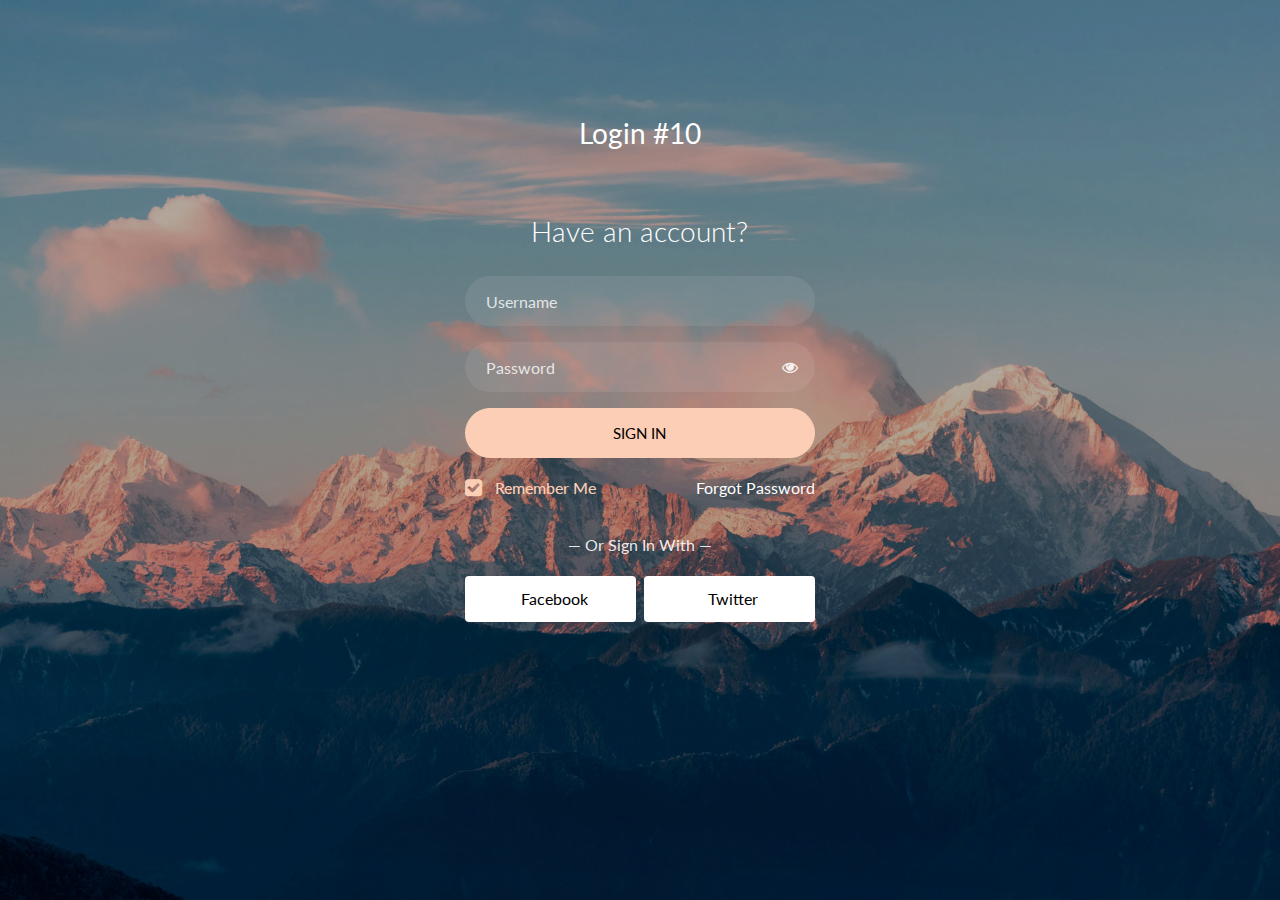
<file: login-form-20/index.html>
<!doctype html>
<html lang="en">
  <head>
  	<title>Login 10</title>
    <meta charset="utf-8">
    <meta name="viewport" content="width=device-width, initial-scale=1, shrink-to-fit=no">

	<link href="https://fonts.googleapis.com/css?family=Lato:300,400,700&display=swap" rel="stylesheet">

	<link rel="stylesheet" href="https://stackpath.bootstrapcdn.com/font-awesome/4.7.0/css/font-awesome.min.css">
	
	<link rel="stylesheet" href="css/style.css">

	</head>
	<body class="img js-fullheight" style="background-image: url(images/bg.jpg);">
	<section class="ftco-section">
		<div class="container">
			<div class="row justify-content-center">
				<div class="col-md-6 text-center mb-5">
					<h2 class="heading-section">Login #10</h2>
				</div>
			</div>
			<div class="row justify-content-center">
				<div class="col-md-6 col-lg-4">
					<div class="login-wrap p-0">
		      	<h3 class="mb-4 text-center">Have an account?</h3>
		      	<form action="#" class="signin-form">
		      		<div class="form-group">
		      			<input type="text" class="form-control" placeholder="Username" required>
		      		</div>
	            <div class="form-group">
	              <input id="password-field" type="password" class="form-control" placeholder="Password" required>
	              <span toggle="#password-field" class="fa fa-fw fa-eye field-icon toggle-password"></span>
	            </div>
	            <div class="form-group">
	            	<button type="submit" class="form-control btn btn-primary submit px-3">Sign In</button>
	            </div>
	            <div class="form-group d-md-flex">
	            	<div class="w-50">
		            	<label class="checkbox-wrap checkbox-primary">Remember Me
									  <input type="checkbox" checked>
									  <span class="checkmark"></span>
									</label>
								</div>
								<div class="w-50 text-md-right">
									<a href="#" style="color: #fff">Forgot Password</a>
								</div>
	            </div>
	          </form>
	          <p class="w-100 text-center">&mdash; Or Sign In With &mdash;</p>
	          <div class="social d-flex text-center">
	          	<a href="#" class="px-2 py-2 mr-md-1 rounded"><span class="ion-logo-facebook mr-2"></span> Facebook</a>
	          	<a href="#" class="px-2 py-2 ml-md-1 rounded"><span class="ion-logo-twitter mr-2"></span> Twitter</a>
	          </div>
		      </div>
				</div>
			</div>
		</div>
	</section>

	<script src="js/jquery.min.js"></script>
  <script src="js/popper.js"></script>
  <script src="js/bootstrap.min.js"></script>
  <script src="js/main.js"></script>

	</body>
</html>
</file>
